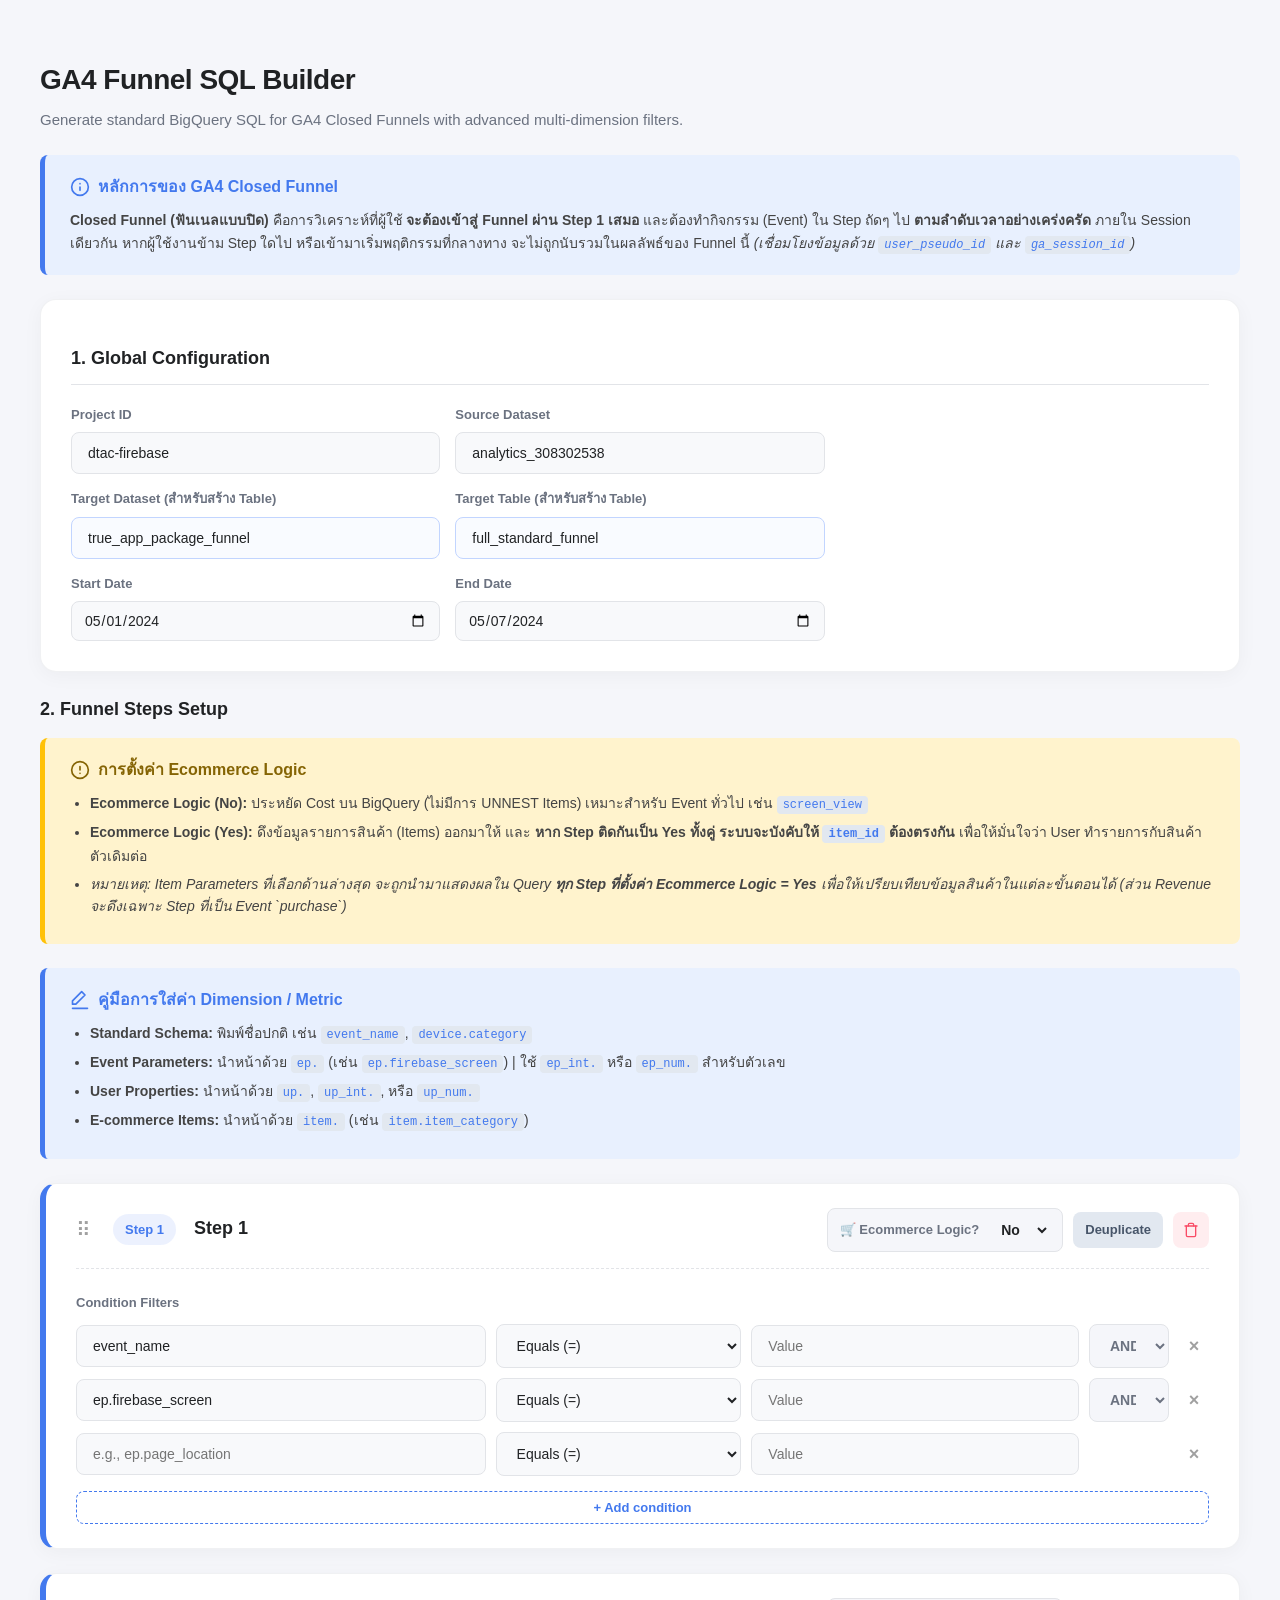
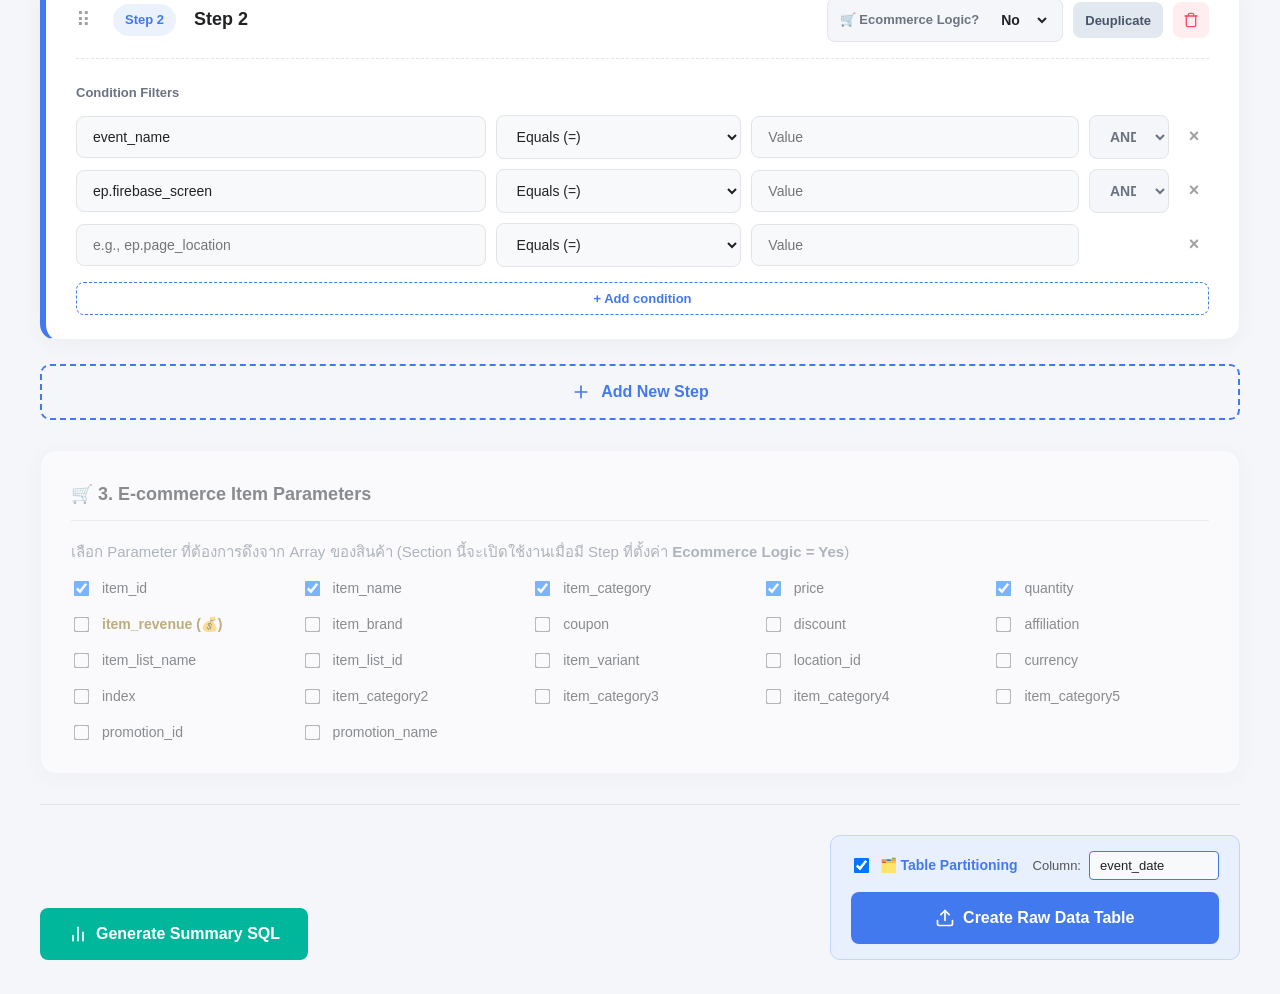
<file: ga4_funnel.html>
<!DOCTYPE html>
<html lang="th">
<head>
    <meta charset="UTF-8">
    <meta name="viewport" content="width=device-width, initial-scale=1.0">
    <title>GA4 Ultimate Funnel SQL Generator (Pro V29)</title>
    <style>
        /* Modern Dashstack Theme Variables */
        :root { 
            --primary: #4379EE; 
            --primary-hover: #3264d6;
            --bg-color: #F5F6FA; 
            --card-bg: #FFFFFF;
            --text-main: #202224;
            --text-muted: #6b7280;
            --border-color: #E2E4E8;
            --input-bg: #F8F9FB;
            --danger: #F94C66;
            --success: #00B69B;
            --success-hover: #009e86;
            --info-bg: #e8f0fe;
            --shadow-md: 0 4px 20px rgba(0, 0, 0, 0.04);
            --radius-lg: 16px;
            --radius-md: 10px;
            --radius-sm: 8px;
        }

        body { font-family: -apple-system, BlinkMacSystemFont, "SF Pro Display", "SF Pro Text", "Segoe UI", Roboto, sans-serif; background-color: var(--bg-color); color: var(--text-main); margin: 0; padding: 40px 20px; line-height: 1.5; }
        .container { max-width: 1200px; margin: 0 auto; }

        /* Typography */
        h1 { font-size: 28px; font-weight: 700; color: var(--text-main); margin-bottom: 8px; letter-spacing: -0.5px; }
        h2 { font-size: 18px; font-weight: 700; color: var(--text-main); margin-bottom: 20px; padding-bottom: 12px; border-bottom: 1px solid var(--border-color); }
        .subtitle { color: var(--text-muted); font-size: 15px; margin-top: 0; margin-bottom: 24px; }

        /* Cards */
        .card { background: var(--card-bg); border-radius: var(--radius-lg); padding: 30px; box-shadow: var(--shadow-md); margin-bottom: 24px; border: 1px solid rgba(226, 228, 232, 0.5); }
        
        .guide-card { background: var(--info-bg); border-left: 5px solid var(--primary); padding: 20px 25px; border-radius: var(--radius-sm); margin-bottom: 24px; }
        .guide-card.warning { background: #fff3cd; border-color: #ffc107; }
        .guide-card h3 { margin-top: 0; font-size: 16px; margin-bottom: 10px; display: flex; align-items: center; gap: 8px; color: var(--text-main); }
        .guide-card p, .guide-card ul { margin: 0; font-size: 14px; color: #444; line-height: 1.6; }
        .guide-card ul { padding-left: 20px; margin-top: 8px; }
        .guide-card li { margin-bottom: 6px; }

        /* Form Elements */
        label { font-weight: 600; margin-bottom: 8px; font-size: 13px; color: var(--text-muted); display: block; white-space: nowrap; }
        input, select { padding: 12px 16px; border: 1px solid var(--border-color); border-radius: var(--radius-sm); font-size: 14px; background-color: var(--input-bg); color: var(--text-main); transition: all 0.2s ease; font-family: inherit; width: 100%; box-sizing: border-box; }
        input:focus, select:focus { outline: none; border-color: var(--primary); background-color: #FFF; box-shadow: 0 0 0 3px rgba(67, 121, 238, 0.15); }
        input[type="date"] { cursor: text; padding: 10px 12px; }
        input[type="checkbox"] { width: auto; cursor: pointer; transform: scale(1.2); margin-right: 6px; }

        /* Grids */
        .config-grid { display: grid; grid-template-columns: repeat(3, 1fr); gap: 15px; align-items: end;}
        @media (max-width: 768px) { .config-grid { grid-template-columns: 1fr; } }
        .param-grid { display: grid; grid-template-columns: 2.5fr 1.5fr 2fr 80px 30px; gap: 10px; margin-bottom: 10px; align-items: center; }

        .eco-params-grid { display: grid; grid-template-columns: repeat(auto-fill, minmax(180px, 1fr)); gap: 15px; margin-top: 15px; }
        .eco-param-label { display: flex; align-items: center; gap: 8px; font-weight: normal; margin: 0; cursor: pointer; color: var(--text-main); font-size: 14px; }

        .highlight-input { background-color: rgba(67, 121, 238, 0.03); border-color: #c2d5ff; }

        /* Step Card & Drag/Drop */
        .step-card { border-left: 6px solid var(--primary); padding: 24px 30px; transition: transform 0.2s ease, box-shadow 0.2s ease, opacity 0.2s; position: relative; background: #fff; }
        .step-card:hover { transform: translateY(-2px); box-shadow: 0 8px 24px rgba(0, 0, 0, 0.06); }
        .step-card.dragging { opacity: 0.4; transform: scale(0.98); box-shadow: none; border: 2px dashed var(--primary); }
        .step-card.over { border-top: 4px solid var(--success); }

        .drag-handle { cursor: grab; font-size: 20px; color: #a0a0a0; padding-right: 12px; display: inline-block; user-select: none; }
        .drag-handle:active { cursor: grabbing; }

        .step-header { display: flex; justify-content: space-between; align-items: center; margin-bottom: 24px; padding-bottom: 16px; border-bottom: 1px dashed var(--border-color); flex-wrap: wrap; gap: 15px; }
        .step-header-left { display: flex; align-items: center; gap: 10px; flex-grow: 1; }
        .step-badge { background: rgba(67, 121, 238, 0.1); color: var(--primary); padding: 6px 12px; border-radius: 20px; font-size: 13px; font-weight: 700; }
        .step-title { font-weight: 700; font-size: 18px; border: none; border-bottom: 2px solid transparent; width: 40%; padding: 4px 8px; background: transparent; transition: border 0.2s; }
        .step-title:focus { border-bottom: 2px solid var(--primary); background: var(--input-bg); }

        /* Buttons */
        .btn { background: var(--primary); color: white; border: none; padding: 12px 24px; border-radius: var(--radius-sm); cursor: pointer; font-size: 15px; font-weight: 600; transition: all 0.2s ease; display: inline-flex; align-items: center; justify-content: center; gap: 8px; font-family: inherit; }
        .btn:hover { background: var(--primary-hover); transform: translateY(-1px); box-shadow: 0 4px 12px rgba(67, 121, 238, 0.2); }
        .btn-success { background: var(--success); }
        .btn-success:hover { background: var(--success-hover); box-shadow: 0 4px 12px rgba(0, 182, 155, 0.2); }
        .btn-secondary { background: var(--input-bg); color: var(--text-main); border: 1px solid var(--border-color); }
        .btn-secondary:hover { background: #eef0f5; color: var(--primary); }
        
        .btn-add-cond { background: transparent; color: var(--primary); border: 1px dashed var(--primary); padding: 8px 16px; border-radius: var(--radius-sm); cursor: pointer; font-size: 13px; font-weight: 600; width: 100%; transition: all 0.2s ease; margin-top: 5px;}
        .btn-add-cond:hover { background: rgba(67, 121, 238, 0.05); }

        .btn-add-step { width: 100%; padding: 16px; background: transparent; border: 2px dashed var(--primary); color: var(--primary); border-radius: var(--radius-md); font-size: 16px; font-weight: 600; cursor: pointer; display: flex; align-items: center; justify-content: center; gap: 10px; transition: all 0.2s ease; margin-bottom: 30px; }
        .btn-add-step:hover { background: rgba(67, 121, 238, 0.05); transform: translateY(-2px); }

        .btn-icon { padding: 8px; width: 36px; height: 36px; display: flex; align-items: center; justify-content: center; border-radius: var(--radius-sm); cursor: pointer; border: none; transition: all 0.2s; }
        .btn-remove { background: rgba(249, 76, 102, 0.1); color: var(--danger); }
        .btn-remove:hover { background: var(--danger); color: white; }
        .btn-duplicate { background: #e2e8f0; color: #475569; }
        .btn-duplicate:hover { background: #cbd5e1; color: #1e293b; }

        .btn-remove-cond { background: none; border: none; color: #a0a0a0; font-size: 18px; font-weight: bold; cursor: pointer; padding: 0; transition: color 0.2s; }
        .btn-remove-cond:hover { color: var(--danger); }

        .p-logic { font-weight: 700; background: var(--bg-color); color: var(--text-muted); cursor: pointer; border: 1px solid var(--border-color); text-align: center; }
        .p-logic:focus { background: rgba(67, 121, 238, 0.1); color: var(--primary); border-color: var(--primary); }

        /* Output Area */
        textarea { width: 100%; height: 500px; padding: 20px; border-radius: var(--radius-md); border: 1px solid var(--border-color); font-family: 'SFMono-Regular', monospace; font-size: 13px; background: #1e1e1e; color: #d4d4d4; box-sizing: border-box; line-height: 1.6; }
        .flex-center { display: flex; align-items: center; gap: 10px; }
        .control-group { background: var(--bg-color); padding: 8px 12px; border-radius: 8px; border: 1px solid var(--border-color); }
        code { background: #e2e8f0; padding: 2px 6px; border-radius: 4px; font-family: 'SFMono-Regular', monospace; font-size: 12px; color: var(--primary); }
    </style>
</head>
<body>

<div class="container">
    <h1>GA4 Funnel SQL Builder</h1>
    <p class="subtitle">Generate standard BigQuery SQL for GA4 Closed Funnels with advanced multi-dimension filters.</p>
    
    <div class="guide-card">
        <h3 style="color: var(--primary);">
            <svg width="20" height="20" viewBox="0 0 24 24" fill="none" stroke="currentColor" stroke-width="2" stroke-linecap="round" stroke-linejoin="round"><circle cx="12" cy="12" r="10"></circle><line x1="12" y1="16" x2="12" y2="12"></line><line x1="12" y1="8" x2="12.01" y2="8"></line></svg>
            หลักการของ GA4 Closed Funnel
        </h3>
        <p>
            <b>Closed Funnel (ฟันเนลแบบปิด)</b> คือการวิเคราะห์ที่ผู้ใช้ <b>จะต้องเข้าสู่ Funnel ผ่าน Step 1 เสมอ</b> และต้องทำกิจกรรม (Event) ใน Step ถัดๆ ไป <b>ตามลำดับเวลาอย่างเคร่งครัด</b> ภายใน Session เดียวกัน หากผู้ใช้งานข้าม Step ใดไป หรือเข้ามาเริ่มพฤติกรรมที่กลางทาง จะไม่ถูกนับรวมในผลลัพธ์ของ Funnel นี้ <i>(เชื่อมโยงข้อมูลด้วย <code>user_pseudo_id</code> และ <code>ga_session_id</code>)</i>
        </p>
    </div>

    <div class="card">
        <h2>1. Global Configuration</h2>
        <div class="config-grid">
            <div class="form-group">
                <label>Project ID</label>
                <input type="text" id="projectId" value="dtac-firebase">
            </div>
            <div class="form-group">
                <label>Source Dataset</label>
                <input type="text" id="datasetId" value="analytics_308302538">
            </div>
            <div class="form-group">
                </div>
            <div class="form-group">
                <label>Target Dataset (สำหรับสร้าง Table)</label>
                <input type="text" id="targetDataset" class="highlight-input" value="true_app_package_funnel">
            </div>
            <div class="form-group">
                <label>Target Table (สำหรับสร้าง Table)</label>
                <input type="text" id="targetTable" class="highlight-input" value="full_standard_funnel">
            </div>
            <div class="form-group">
                </div>
            <div class="form-group">
                <label>Start Date</label>
                <input type="date" id="startDate" value="2024-05-01">
            </div>
            <div class="form-group">
                <label>End Date</label>
                <input type="date" id="endDate" value="2024-05-07">
            </div>
        </div>
    </div>

    <datalist id="ga4-dimensions">
        <option value="event_name">
        <option value="ep.firebase_screen">
        <option value="ep.page_location">
        <option value="ep.page_title">
        <option value="ep_int.custom_integer_metric">
        <option value="ep_num.custom_float_metric">
        <option value="user_id">
        <option value="user_pseudo_id">
        <option value="device.category">
        <option value="device.operating_system">
        <option value="traffic_source.source">
        <option value="ecommerce.transaction_id">
        <option value="item.item_id">
        <option value="item.item_category">
        <option value="item.price">
        <option value="item.item_revenue">
    </datalist>

    <div style="margin-bottom: 15px;">
        <h2 style="margin: 0; border: none; padding: 0;">2. Funnel Steps Setup</h2>
    </div>

    <div class="guide-card warning">
        <h3 style="color: #856404;">
            <svg width="20" height="20" viewBox="0 0 24 24" fill="none" stroke="currentColor" stroke-width="2" stroke-linecap="round" stroke-linejoin="round"><circle cx="12" cy="12" r="10"></circle><line x1="12" y1="8" x2="12" y2="12"></line><line x1="12" y1="16" x2="12.01" y2="16"></line></svg>
            การตั้งค่า Ecommerce Logic
        </h3>
        <ul>
            <li><b>Ecommerce Logic (No):</b> ประหยัด Cost บน BigQuery (ไม่มีการ UNNEST Items) เหมาะสำหรับ Event ทั่วไป เช่น <code>screen_view</code></li>
            <li><b>Ecommerce Logic (Yes):</b> ดึงข้อมูลรายการสินค้า (Items) ออกมาให้ และ <b>หาก Step ติดกันเป็น Yes ทั้งคู่ ระบบจะบังคับให้ <code>item_id</code> ต้องตรงกัน</b> เพื่อให้มั่นใจว่า User ทำรายการกับสินค้าตัวเดิมต่อ</li>
            <li><i>หมายเหตุ: Item Parameters ที่เลือกด้านล่างสุด จะถูกนำมาแสดงผลใน Query <b>ทุก Step ที่ตั้งค่า Ecommerce Logic = Yes</b> เพื่อให้เปรียบเทียบข้อมูลสินค้าในแต่ละขั้นตอนได้ (ส่วน Revenue จะดึงเฉพาะ Step ที่เป็น Event `purchase`)</i></li>
        </ul>
    </div>

    <div class="guide-card">
        <h3 style="color: var(--primary);">
            <svg width="20" height="20" viewBox="0 0 24 24" fill="none" stroke="currentColor" stroke-width="2" stroke-linecap="round" stroke-linejoin="round"><polygon points="14 2 18 6 7 17 3 17 3 13 14 2"></polygon><line x1="3" y1="22" x2="21" y2="22"></line></svg>
            คู่มือการใส่ค่า Dimension / Metric
        </h3>
        <ul>
            <li><b>Standard Schema:</b> พิมพ์ชื่อปกติ เช่น <code>event_name</code>, <code>device.category</code></li>
            <li><b>Event Parameters:</b> นำหน้าด้วย <code>ep.</code> (เช่น <code>ep.firebase_screen</code>) | ใช้ <code>ep_int.</code> หรือ <code>ep_num.</code> สำหรับตัวเลข</li>
            <li><b>User Properties:</b> นำหน้าด้วย <code>up.</code>, <code>up_int.</code>, หรือ <code>up_num.</code></li>
            <li><b>E-commerce Items:</b> นำหน้าด้วย <code>item.</code> (เช่น <code>item.item_category</code>)</li>
        </ul>
    </div>
    
    <div id="stepsContainer"></div>

    <button class="btn-add-step" onclick="addStep()">
        <svg width="20" height="20" viewBox="0 0 24 24" fill="none" stroke="currentColor" stroke-width="2" stroke-linecap="round" stroke-linejoin="round"><line x1="12" y1="5" x2="12" y2="19"></line><line x1="5" y1="12" x2="19" y2="12"></line></svg>
        Add New Step
    </button>

    <div class="card" id="ecoParamsSection" style="opacity: 0.5; pointer-events: none; transition: opacity 0.3s ease;">
        <h2 style="margin-top: 0;">🛒 3. E-commerce Item Parameters</h2>
        <p class="subtitle" style="margin-bottom: 15px;">เลือก Parameter ที่ต้องการดึงจาก Array ของสินค้า (Section นี้จะเปิดใช้งานเมื่อมี Step ที่ตั้งค่า <b>Ecommerce Logic = Yes</b>)</p>
        <div class="eco-params-grid">
            <label class="eco-param-label"><input type="checkbox" class="eco-param-cb" value="item_id" checked> item_id</label>
            <label class="eco-param-label"><input type="checkbox" class="eco-param-cb" value="item_name" checked> item_name</label>
            <label class="eco-param-label"><input type="checkbox" class="eco-param-cb" value="item_category" checked> item_category</label>
            <label class="eco-param-label"><input type="checkbox" class="eco-param-cb" value="price" checked> price</label>
            <label class="eco-param-label"><input type="checkbox" class="eco-param-cb" value="quantity" checked> quantity</label>
            <label class="eco-param-label" style="color: #856404; font-weight: 600;"><input type="checkbox" class="eco-param-cb" value="item_revenue"> item_revenue (💰)</label>
            <label class="eco-param-label"><input type="checkbox" class="eco-param-cb" value="item_brand"> item_brand</label>
            <label class="eco-param-label"><input type="checkbox" class="eco-param-cb" value="coupon"> coupon</label>
            <label class="eco-param-label"><input type="checkbox" class="eco-param-cb" value="discount"> discount</label>
            <label class="eco-param-label"><input type="checkbox" class="eco-param-cb" value="affiliation"> affiliation</label>
            <label class="eco-param-label"><input type="checkbox" class="eco-param-cb" value="item_list_name"> item_list_name</label>
            <label class="eco-param-label"><input type="checkbox" class="eco-param-cb" value="item_list_id"> item_list_id</label>
            <label class="eco-param-label"><input type="checkbox" class="eco-param-cb" value="item_variant"> item_variant</label>
            <label class="eco-param-label"><input type="checkbox" class="eco-param-cb" value="location_id"> location_id</label>
            <label class="eco-param-label"><input type="checkbox" class="eco-param-cb" value="currency"> currency</label>
            <label class="eco-param-label"><input type="checkbox" class="eco-param-cb" value="index"> index</label>
            <label class="eco-param-label"><input type="checkbox" class="eco-param-cb" value="item_category2"> item_category2</label>
            <label class="eco-param-label"><input type="checkbox" class="eco-param-cb" value="item_category3"> item_category3</label>
            <label class="eco-param-label"><input type="checkbox" class="eco-param-cb" value="item_category4"> item_category4</label>
            <label class="eco-param-label"><input type="checkbox" class="eco-param-cb" value="item_category5"> item_category5</label>
            <label class="eco-param-label"><input type="checkbox" class="eco-param-cb" value="promotion_id"> promotion_id</label>
            <label class="eco-param-label"><input type="checkbox" class="eco-param-cb" value="promotion_name"> promotion_name</label>
        </div>
    </div>

    <div style="display: flex; justify-content: space-between; align-items: flex-end; flex-wrap: wrap; gap: 20px; margin-top: 30px; padding-top: 30px; border-top: 1px solid var(--border-color);">
        
        <div>
            <button class="btn btn-success" onclick="generateSQL('summary')" style="padding: 16px 28px; font-size: 16px;">
                <svg width="20" height="20" viewBox="0 0 24 24" fill="none" stroke="currentColor" stroke-width="2" stroke-linecap="round" stroke-linejoin="round"><line x1="18" y1="20" x2="18" y2="10"></line><line x1="12" y1="20" x2="12" y2="4"></line><line x1="6" y1="20" x2="6" y2="14"></line></svg>
                Generate Summary SQL
            </button>
        </div>

        <div style="display: flex; flex-direction: column; align-items: flex-end; background: #e8f0fe; padding: 15px 20px; border-radius: var(--radius-md); border: 1px solid #c2d5ff;">
            <div style="display: flex; align-items: center; gap: 15px; margin-bottom: 12px;">
                <label style="color: var(--primary); display: flex; align-items: center; gap: 6px; margin: 0; cursor: pointer; font-size: 14px; font-weight: bold;">
                    <input type="checkbox" id="enablePartition" onchange="togglePartitionField()" checked> 
                    🗂️ Table Partitioning
                </label>
                <div style="display: flex; align-items: center; gap: 8px;">
                    <span style="font-size: 13px; color: #555;">Column:</span>
                    <input type="text" id="partitionField" value="event_date" placeholder="e.g., event_date" style="border: 1px solid var(--primary); width: 130px; padding: 6px 10px; font-size: 13px; border-radius: 4px;">
                </div>
            </div>
            <button class="btn" onclick="generateSQL('raw')" style="padding: 16px 28px; font-size: 16px; width: 100%;">
                <svg width="20" height="20" viewBox="0 0 24 24" fill="none" stroke="currentColor" stroke-width="2" stroke-linecap="round" stroke-linejoin="round"><path d="M21 15v4a2 2 0 0 1-2 2H5a2 2 0 0 1-2-2v-4"></path><polyline points="17 8 12 3 7 8"></polyline><line x1="12" y1="3" x2="12" y2="15"></line></svg>
                Create Raw Data Table
            </button>
        </div>

    </div>

    <div class="card output-container" id="outputSection" style="display:none; margin-top: 40px;">
        <div style="display: flex; justify-content: space-between; align-items: center; margin-bottom: 20px;">
            <h2 id="outputTitle" style="margin: 0; border: none; padding: 0;">4. Generated SQL Result</h2>
            <button class="btn btn-secondary copy-btn" onclick="copySQL()" style="margin: 0; padding: 8px 16px;">
                <svg width="16" height="16" viewBox="0 0 24 24" fill="none" stroke="currentColor" stroke-width="2" stroke-linecap="round" stroke-linejoin="round"><rect x="9" y="9" width="13" height="13" rx="2" ry="2"></rect><path d="M5 15H4a2 2 0 0 1-2-2V4a2 2 0 0 1 2-2h9a2 2 0 0 1 2 2v1"></path></svg>
                Copy Code
            </button>
        </div>
        <textarea id="sqlOutput" readonly spellcheck="false"></textarea>
    </div>
</div>

<script>
    let stepCount = 0;
    let dragSrcEl = null;

    // --- ตรวจสอบเงื่อนไขเพื่อแสดงปุ่ม Revenue เฉพาะเมื่อ event_name มีคำว่า purchase ---
    function updateRevenueVisibility(stepCard) {
        if (!stepCard) return;
        const pKeys = stepCard.querySelectorAll('.p-key');
        const pVals = stepCard.querySelectorAll('.p-val');
        let showRevenue = false;

        for (let i = 0; i < pKeys.length; i++) {
            const key = pKeys[i].value.trim();
            const val = pVals[i].value.trim().toLowerCase();
            // เช็คว่าถ้ามี key เป็น event_name และ value มีคำว่า purchase
            if (key === 'event_name' && val.includes('purchase')) {
                showRevenue = true;
                break;
            }
        }

        const revLabel = stepCard.querySelector('.rev-label');
        if (revLabel) {
            const revCheckbox = revLabel.querySelector('.is-revenue');
            if (showRevenue) {
                revLabel.style.display = 'flex';
            } else {
                revLabel.style.display = 'none';
                if (revCheckbox) revCheckbox.checked = false; // เอาติ๊กออกถ้าถูกซ่อน
            }
        }
    }

    // --- Event Listener รวมสำหรับดักจับการพิมพ์ที่ช่อง Value / Key ---
    document.addEventListener('input', function(e) {
        if (e.target.classList.contains('p-key') || e.target.classList.contains('p-val')) {
            updateRevenueVisibility(e.target.closest('.step-card'));
        }
    });

    // --- ควบคุมการเปิด-ปิด Input ของ Partition ---
    function togglePartitionField() {
        const isChecked = document.getElementById('enablePartition').checked;
        const field = document.getElementById('partitionField');
        if (isChecked) {
            field.disabled = false;
            field.style.opacity = '1';
        } else {
            field.disabled = true;
            field.style.opacity = '0.5';
        }
    }

    // --- ตรวจสอบว่ามีการเปิดโหมด Ecommerce ในสเตปไหนบ้าง ---
    function checkEcoState() {
        const ecoSelects = document.querySelectorAll('.is-eco');
        const hasEco = Array.from(ecoSelects).some(s => s.value === 'Yes');
        const ecoSection = document.getElementById('ecoParamsSection');
        
        if (hasEco) {
            ecoSection.style.opacity = '1';
            ecoSection.style.pointerEvents = 'auto';
        } else {
            ecoSection.style.opacity = '0.5';
            ecoSection.style.pointerEvents = 'none';
        }
    }

    // --- HTML Component สำหรับเงื่อนไข ---
    function getConditionHTML(defaultKey = '') {
        return `
            <div class="param-grid">
                <input type="text" class="p-key" list="ga4-dimensions" placeholder="e.g., ep.page_location" value="${defaultKey}">
                <select class="p-op">
                    <option value="=">Equals (=)</option>
                    <option value="!=">Not Equals (!=)</option>
                    <option value=">">Greater than (>)</option>
                    <option value="<">Less than (<)</option>
                    <option value="contains">Contains</option>
                    <option value="regex_match">Regex Match</option>
                    <option value="in_list">IN (List)</option>
                    <option value="is_null">IS NULL</option>
                </select>
                <input type="text" class="p-val" placeholder="Value">
                <select class="p-logic">
                    <option value="AND">AND</option>
                    <option value="OR">OR</option>
                </select>
                <button class="btn-remove-cond" onclick="removeCondition(this)" title="Remove Condition">×</button>
            </div>
        `;
    }

    // --- เพิ่ม Step ใหม่ ---
    function addStep() {
        stepCount++;
        const container = document.getElementById('stepsContainer');
        const stepDiv = document.createElement('div');
        stepDiv.className = 'card step-card';
        stepDiv.id = `step-${stepCount}`;
        stepDiv.setAttribute('draggable', 'true');
        
        let conditionsHTML = getConditionHTML('event_name') + getConditionHTML('ep.firebase_screen') + getConditionHTML('');

        stepDiv.innerHTML = `
            <div class="step-header">
                <div class="step-header-left">
                    <span class="drag-handle" title="Drag to reorder">⠿</span>
                    <span class="step-badge">Step <span class="step-number-text">${stepCount}</span></span>
                    <input type="text" class="step-title" value="Step ${stepCount}" placeholder="Enter step name...">
                </div>
                <div class="flex-center">
                    <label class="flex-center control-group rev-label" style="margin:0; cursor:pointer; display:none;" title="If checked, captures item.item_revenue">
                        <input type="checkbox" class="is-revenue"> 💰 Include Revenue
                    </label>
                    <div class="flex-center control-group">
                        <label style="margin:0;">🛒 Ecommerce Logic?</label>
                        <select class="is-eco" onchange="checkEcoState()" style="padding: 4px 8px; height: auto; width: auto; border:none; background:transparent; font-weight:bold;">
                            <option value="No">No</option>
                            <option value="Yes">Yes</option>
                        </select>
                    </div>
                    <button class="btn-icon btn-duplicate" style="width:auto; padding:0 12px; font-size:13px; font-weight:bold;" onclick="duplicateStep(this)" title="Duplicate Step">Deuplicate</button>
                    <button class="btn-icon btn-remove" onclick="removeStep('${stepDiv.id}')" title="Remove Step">
                        <svg width="16" height="16" viewBox="0 0 24 24" fill="none" stroke="currentColor" stroke-width="2" stroke-linecap="round" stroke-linejoin="round"><polyline points="3 6 5 6 21 6"></polyline><path d="M19 6v14a2 2 0 0 1-2 2H7a2 2 0 0 1-2-2V6m3 0V4a2 2 0 0 1 2-2h4a2 2 0 0 1 2 2v2"></path></svg>
                    </button>
                </div>
            </div>
            
            <label style="margin-bottom: 12px;">Condition Filters</label>
            <div class="conditions-container" id="conditions-${stepCount}">
                ${conditionsHTML}
            </div>
            <button class="btn-add-cond" onclick="addCondition(${stepCount})">+ Add condition</button>
        `;
        
        container.appendChild(stepDiv);
        addDragEvents(stepDiv);
        updateLogicVisibility(stepDiv.id);
        updateStepNumbers();
        checkEcoState();
        updateRevenueVisibility(stepDiv);
    }

    function duplicateStep(btn) {
        const originalStep = btn.closest('.step-card');
        const clone = originalStep.cloneNode(true);
        
        stepCount++;
        clone.id = `step-${stepCount}`;
        
        const condContainer = clone.querySelector('.conditions-container');
        condContainer.id = `conditions-${stepCount}`;
        
        clone.querySelector('.btn-add-cond').setAttribute('onclick', `addCondition(${stepCount})`);
        clone.querySelector('.btn-remove').setAttribute('onclick', `removeStep('${clone.id}')`);

        const origInputs = originalStep.querySelectorAll('input, select');
        const cloneInputs = clone.querySelectorAll('input, select');
        for (let i = 0; i < origInputs.length; i++) {
            if (origInputs[i].type === 'checkbox') cloneInputs[i].checked = origInputs[i].checked;
            else cloneInputs[i].value = origInputs[i].value;
        }

        originalStep.parentNode.insertBefore(clone, originalStep.nextSibling);
        addDragEvents(clone);
        updateStepNumbers();
        document.querySelectorAll('.step-card').forEach(step => {
            updateLogicVisibility(step.id);
            updateRevenueVisibility(step);
        });
        checkEcoState();
    }

    function removeStep(id) { 
        document.getElementById(id).remove(); 
        updateStepNumbers(); 
        checkEcoState();
    }

    function updateStepNumbers() {
        const steps = document.querySelectorAll('.step-card');
        steps.forEach((step, index) => { 
            step.querySelector('.step-number-text').innerText = index + 1; 
        });
    }

    function addCondition(stepIdNum) {
        const container = document.getElementById(`conditions-${stepIdNum}`);
        container.insertAdjacentHTML('beforeend', getConditionHTML());
        updateLogicVisibility(`step-${stepIdNum}`);
    }

    function removeCondition(btn) {
        const stepDiv = btn.closest('.step-card');
        btn.closest('.param-grid').remove();
        if (stepDiv) {
            updateLogicVisibility(stepDiv.id);
            updateRevenueVisibility(stepDiv);
        }
    }

    function updateLogicVisibility(stepId) {
        const stepDiv = document.getElementById(stepId);
        if (!stepDiv) return;
        const logicSelects = stepDiv.querySelectorAll('.p-logic');
        logicSelects.forEach((sel, index) => {
            sel.style.visibility = (index === logicSelects.length - 1) ? 'hidden' : 'visible';
        });
    }

    // --- HTML5 Drag and Drop Handlers ---
    function handleDragStart(e) {
        dragSrcEl = this;
        e.dataTransfer.effectAllowed = 'move';
        e.dataTransfer.setData('text/html', this.innerHTML);
        this.classList.add('dragging');
    }
    function handleDragOver(e) { if (e.preventDefault) e.preventDefault(); e.dataTransfer.dropEffect = 'move'; return false; }
    function handleDragEnter(e) { this.classList.add('over'); }
    function handleDragLeave(e) { this.classList.remove('over'); }
    function handleDrop(e) {
        if (e.stopPropagation) e.stopPropagation();
        if (dragSrcEl !== this) {
            const container = document.getElementById('stepsContainer');
            const allSteps = Array.from(container.querySelectorAll('.step-card'));
            const srcIndex = allSteps.indexOf(dragSrcEl);
            const tgtIndex = allSteps.indexOf(this);
            
            if (srcIndex < tgtIndex) this.parentNode.insertBefore(dragSrcEl, this.nextSibling);
            else this.parentNode.insertBefore(dragSrcEl, this);
            
            updateStepNumbers();
            document.querySelectorAll('.step-card').forEach(step => {
                updateLogicVisibility(step.id);
                updateRevenueVisibility(step);
            });
            checkEcoState();
        }
        return false;
    }
    function handleDragEnd(e) {
        this.classList.remove('dragging');
        document.querySelectorAll('.step-card').forEach(item => item.classList.remove('over'));
    }
    function addDragEvents(elem) {
        elem.addEventListener('dragstart', handleDragStart, false);
        elem.addEventListener('dragenter', handleDragEnter, false);
        elem.addEventListener('dragover', handleDragOver, false);
        elem.addEventListener('dragleave', handleDragLeave, false);
        elem.addEventListener('drop', handleDrop, false);
        elem.addEventListener('dragend', handleDragEnd, false);
    }

    // --- Generate SQL ---
    function generateSQL(outFormat) {
        const pId = document.getElementById('projectId').value.trim();
        const srcDataset = document.getElementById('datasetId').value.trim();
        const targetDataset = document.getElementById('targetDataset').value.trim();
        const tTable = document.getElementById('targetTable').value.trim();
        
        const enablePart = document.getElementById('enablePartition').checked;
        const partField = document.getElementById('partitionField').value.trim();
        
        const sDateRaw = document.getElementById('startDate').value;
        const eDateRaw = document.getElementById('endDate').value;
        const sDate = sDateRaw.replace(/-/g, '');
        const eDate = eDateRaw.replace(/-/g, '');

        if (!pId || !srcDataset || !sDate || !eDate) {
            alert('Please fill in required Global Configuration fields (Project, Source Dataset, Dates).');
            return;
        }

        const stepCards = document.querySelectorAll('.step-card');
        if (stepCards.length === 0) return;

        // สแกนข้อมูลแต่ละ Step ล่วงหน้า เพื่อเช็คว่าเป็น Purchase Step หรือไม่
        let stepInfo = [];
        stepCards.forEach((card) => {
            let isPurchase = false;
            const pKeys = card.querySelectorAll('.p-key');
            const pVals = card.querySelectorAll('.p-val');
            for(let i=0; i<pKeys.length; i++) {
                if(pKeys[i].value.trim() === 'event_name' && pVals[i].value.trim().toLowerCase().includes('purchase')) {
                    isPurchase = true; 
                    break;
                }
            }
            stepInfo.push({ isPurchaseStep: isPurchase });
        });

        const ecoSectionStyle = document.getElementById('ecoParamsSection').style.pointerEvents;
        let checkedEcoParams = [];
        let hasRev = false;
        let hasItemId = false;

        if (ecoSectionStyle !== 'none') {
            document.querySelectorAll('.eco-param-cb:checked').forEach(cb => {
                checkedEcoParams.push(cb.value);
                if(cb.value === 'item_revenue') hasRev = true;
                if(cb.value === 'item_id') hasItemId = true;
            });
        }

        let sql = "";
        
        if (outFormat === 'raw') {
            if (!targetDataset || !tTable) { alert('For Raw Data Table output, Target Dataset and Table Name are required.'); return; }
            sql += `CREATE OR REPLACE TABLE \`${pId}.${targetDataset}.${tTable}\`\n`;
            if (enablePart && partField) {
                sql += `PARTITION BY ${partField}\n`;
            }
            sql += `AS\n`;
            document.getElementById('outputTitle').innerText = "4. SQL: Create Raw Data Table";
        } else {
            document.getElementById('outputTitle').innerText = "4. SQL: Funnel Summary Query";
        }
        
        sql += `WITH\n`;

        // สร้าง CTE
        stepCards.forEach((card, index) => {
            const stepNum = index + 1;
            const title = card.querySelector('.step-title').value.trim();
            const isEco = card.querySelector('.is-eco').value === 'Yes';
            const isPurchaseStep = stepInfo[index].isPurchaseStep;
            
            sql += `-- STEP ${stepNum}: ${title}\n`;
            sql += `step${stepNum} AS (\n`;
            sql += `  SELECT\n    event_date, event_timestamp, user_pseudo_id, user_id, event_name,\n`;
            sql += `    CONCAT(user_pseudo_id, "-", (SELECT value.int_value FROM UNNEST(event_params) WHERE key = 'ga_session_id')) AS session_id`;
            
            if (isEco && checkedEcoParams.length > 0) {
                let ecoSelects = [];
                checkedEcoParams.forEach(param => {
                    if (param === 'item_revenue') {
                        // ดึง item_revenue เฉพาะกรณีที่เป็น Purchase Step เท่านั้น
                        if (isPurchaseStep) ecoSelects.push('item.item_revenue AS revenue');
                    } else {
                        ecoSelects.push(`item.${param}`);
                    }
                });
                if (ecoSelects.length > 0) sql += `,\n    ${ecoSelects.join(', ')}`;
            }
            
            sql += `\n  FROM \`${pId}.${srcDataset}.events_*\`${isEco ? `,\n  UNNEST(items) AS item` : ``}\n`;
            sql += `  WHERE _TABLE_SUFFIX BETWEEN '${sDate}' AND '${eDate}'\n`;
            
            const pKeys = card.querySelectorAll('.p-key');
            const pOps = card.querySelectorAll('.p-op');
            const pVals = card.querySelectorAll('.p-val');
            const pLogics = card.querySelectorAll('.p-logic');
            
            let validConditions = [];

            for(let i=0; i<pKeys.length; i++) {
                let k = pKeys[i].value.trim();
                let op = pOps[i].value;
                let v = pVals[i].value.trim().replace(/'/g, "\\'");
                let logicConnector = pLogics[i] ? pLogics[i].value : "AND";

                if (!k) continue;

                let field = k;
                let isNum = k.includes('_int.') || k.includes('_num.') || k === 'item.price' || k === 'item.quantity' || k === 'item.item_revenue';

                if (k.startsWith('ep.')) field = `(SELECT value.string_value FROM UNNEST(event_params) WHERE key = '${k.substring(3)}')`;
                else if (k.startsWith('ep_int.')) field = `(SELECT value.int_value FROM UNNEST(event_params) WHERE key = '${k.substring(7)}')`;
                else if (k.startsWith('ep_num.')) field = `(SELECT COALESCE(value.double_value, value.float_value) FROM UNNEST(event_params) WHERE key = '${k.substring(7)}')`;
                else if (k.startsWith('up.')) field = `(SELECT value.string_value FROM UNNEST(user_properties) WHERE key = '${k.substring(3)}')`;
                else if (k.startsWith('up_int.')) field = `(SELECT value.int_value FROM UNNEST(user_properties) WHERE key = '${k.substring(7)}')`;
                else if (k.startsWith('up_num.')) field = `(SELECT COALESCE(value.double_value, value.float_value) FROM UNNEST(user_properties) WHERE key = '${k.substring(7)}')`;
                else if (k.startsWith('item.')) field = k;

                let cond = "";
                let valStr = (isNum || op === 'is_null') ? v : `'${v}'`;

                if (op === '=') cond = `${field} = ${valStr}`;
                else if (op === '!=') cond = `${field} != ${valStr}`;
                else if (op === '>') cond = `${field} > ${valStr}`;
                else if (op === '<') cond = `${field} < ${valStr}`;
                else if (op === 'contains') cond = `${field} LIKE '%${v}%'`;
                else if (op === 'regex_match') cond = `REGEXP_CONTAINS(${field}, r'${v}')`;
                else if (op === 'is_null') cond = `${field} IS NULL`;
                else if (op === 'in_list') {
                    let list = v.split(',').map(x => isNum ? x.trim() : `'${x.trim()}'`).join(', ');
                    cond = `${field} IN (${list})`;
                }
                
                if (cond) {
                    validConditions.push({ text: cond, connector: logicConnector });
                }
            }

            if (validConditions.length > 0) {
                let conditionGroup = "";
                for(let j=0; j<validConditions.length; j++) {
                    conditionGroup += validConditions[j].text;
                    if (j < validConditions.length - 1) conditionGroup += `\n        ${validConditions[j].connector} `;
                }
                sql += `    AND (${conditionGroup})\n`;
            }

            sql += `  GROUP BY ALL\n)${index === stepCards.length - 1 ? '' : ','}\n`;
        });

        // 3. SELECT สุดท้ายแยกตามโหมด
        if (outFormat === 'raw') {
            sql += `\n-- --- FINAL RAW DATA MAPPING ---\nSELECT\n`;
            sql += `  PARSE_DATE('%Y%m%d', step1.event_date) AS event_date,\n  step1.session_id,\n`;
            
            stepCards.forEach((card, i) => {
                const stepNum = i + 1;
                const title = card.querySelector('.step-title').value.trim() || `Step ${stepNum}`;
                const isEco = card.querySelector('.is-eco').value === 'Yes';
                const isPurchaseStep = stepInfo[i].isPurchaseStep;
                
                sql += `  -- ${title}\n  step${stepNum}.user_id AS step${stepNum}_user_id,\n  CONCAT(step${stepNum}.event_timestamp, step${stepNum}.user_pseudo_id) AS step${stepNum}_event_id`;
                
                // ดึง Item Parameters มาใส่ในทุก Step ที่เป็น Ecommerce
                if (isEco && checkedEcoParams.length > 0) {
                    let rawSelects = [];
                    checkedEcoParams.forEach(param => {
                        if (param === 'item_revenue') {
                            // แสดงคอลัมน์ Revenue เฉพาะใน Step ที่เป็น Purchase เท่านั้น
                            if (isPurchaseStep) rawSelects.push(`step${stepNum}.revenue AS step${stepNum}_revenue`);
                        } else {
                            rawSelects.push(`step${stepNum}.${param} AS step${stepNum}_${param}`);
                        }
                    });
                    if (rawSelects.length > 0) sql += `,\n  ${rawSelects.join(', ')}`;
                }
                
                sql += (i === stepCards.length - 1) ? `\n` : `,\n`;
            });
        } else {
            sql += `\n-- --- FUNNEL SUMMARY BY DATE ---\nSELECT\n`;
            sql += `  PARSE_DATE('%Y%m%d', step1.event_date) AS event_date,\n`;
            
            stepCards.forEach((card, i) => {
                const stepNum = i + 1;
                const title = card.querySelector('.step-title').value.trim() || `Step ${stepNum}`;
                const isEco = card.querySelector('.is-eco').value === 'Yes';
                const isPurchaseStep = stepInfo[i].isPurchaseStep;
                
                sql += `  -- ${title}\n`;
                sql += `  COUNT(DISTINCT step${stepNum}.user_pseudo_id) AS step${stepNum}_users,\n`;
                sql += `  COUNT(DISTINCT CONCAT(step${stepNum}.user_pseudo_id, CAST(step${stepNum}.event_timestamp AS STRING))) AS step${stepNum}_events`;
                
                // คำนวณยอด Revenue เฉพาะ Step ที่เป็น Ecommerce และมีคำว่า Purchase
                if (isEco && hasRev && isPurchaseStep) {
                    sql += `,\n  SUM(step${stepNum}.revenue) AS step${stepNum}_total_revenue`;
                }
                
                sql += (i === stepCards.length - 1) ? `\n` : `,\n`;
            });
        }

        sql += `FROM step1\n`;

        // 4. Cascading Join
        for (let i = 1; i < stepCards.length; i++) {
            let curr = i + 1;
            sql += `LEFT JOIN step${curr} ON step1.user_pseudo_id = step${curr}.user_pseudo_id AND step1.session_id = step${curr}.session_id\n`;
            
            const prevEco = stepCards[i-1].querySelector('.is-eco').value === 'Yes';
            const currEco = stepCards[i].querySelector('.is-eco').value === 'Yes';
            if (prevEco && currEco && hasItemId) {
                sql += `  AND step${i}.item_id = step${curr}.item_id\n`;
            }
            
            sql += `  AND step${i}.event_timestamp < step${curr}.event_timestamp\n`;
        }
        
        if (outFormat === 'summary') sql += `GROUP BY 1\nORDER BY 1 DESC;`;
        else sql += `;`;

        document.getElementById('sqlOutput').value = sql;
        document.getElementById('outputSection').style.display = 'block';
        document.getElementById('outputSection').scrollIntoView({ behavior: 'smooth' });
    }

    function copySQL() {
        const copyText = document.getElementById("sqlOutput");
        copyText.select();
        document.execCommand("copy");
        
        const btn = document.querySelector('.copy-btn');
        const originalText = btn.innerHTML;
        btn.innerHTML = `<svg width="16" height="16" viewBox="0 0 24 24" fill="none" stroke="currentColor" stroke-width="2" stroke-linecap="round" stroke-linejoin="round"><polyline points="20 6 9 17 4 12"></polyline></svg> Copied!`;
        btn.style.color = 'var(--success)'; btn.style.borderColor = 'var(--success)';
        setTimeout(() => { btn.innerHTML = originalText; btn.style.color = ''; btn.style.borderColor = ''; }, 2000);
    }

    // Init
    window.onload = () => { addStep(); addStep(); };
</script>
</body>
</html>
</file>
